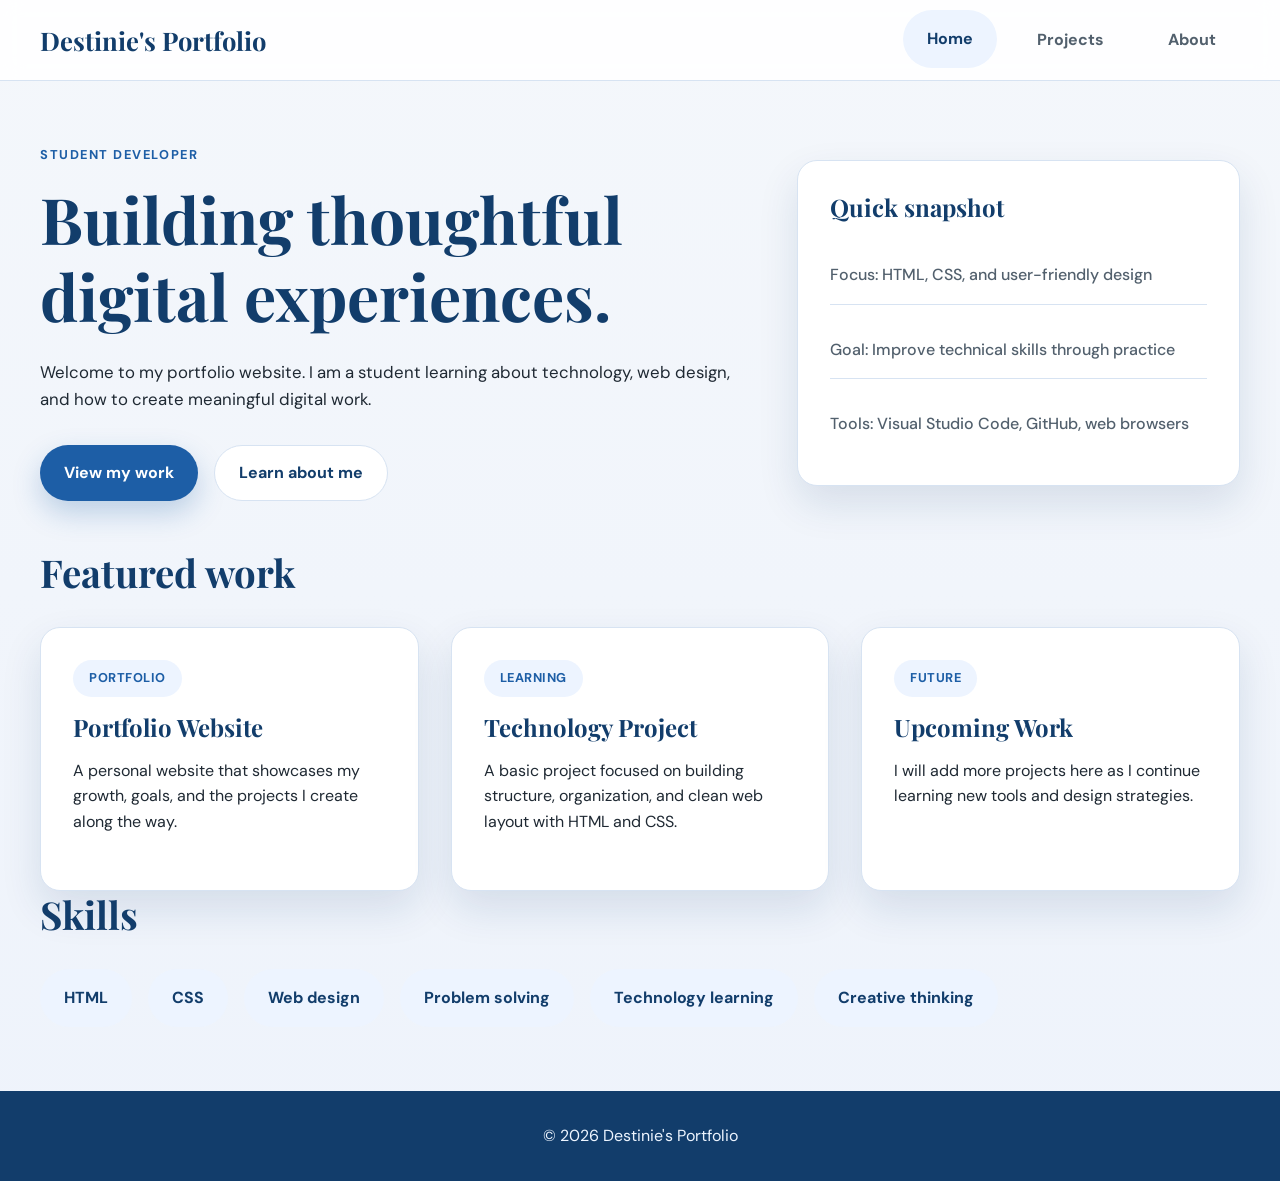
<file: index.html>
<!DOCTYPE html>
<html lang="en">
  <head>
    <meta charset="UTF-8" />
    <meta name="viewport" content="width=device-width, initial-scale=1.0" />
    <title>Home | Destinie's Portfolio</title>
    <link rel="preconnect" href="https://fonts.googleapis.com" />
    <link rel="preconnect" href="https://fonts.gstatic.com" crossorigin />
    <link href="https://fonts.googleapis.com/css2?family=DM+Sans:wght@400;500;700&family=Playfair+Display:wght@600;700&display=swap" rel="stylesheet" />
    <link rel="stylesheet" href="styles.css" />
  </head>
  <body id="home-page">
    <header class="site-header">
      <div class="container header-inner">
        <span class="brand">Destinie's Portfolio</span>
        <nav class="main-nav" aria-label="Main navigation">
          <ul class="nav-list">
            <li><a class="nav-link active" href="index.html">Home</a></li>
            <li><a class="nav-link" href="projects.html">Projects</a></li>
            <li><a class="nav-link" href="about.html">About</a></li>
          </ul>
        </nav>
      </div>
    </header>

    <main class="page-main">
      <section class="container hero">
        <div class="hero-copy">
          <p class="eyebrow">Student developer</p>
          <h1>Building thoughtful digital experiences.</h1>
          <p>
            Welcome to my portfolio website. I am a student learning about technology,
            web design, and how to create meaningful digital work.
          </p>
          <div class="cta-row">
            <a class="button button-primary" href="projects.html">View my work</a>
            <a class="button button-secondary" href="about.html">Learn about me</a>
          </div>
        </div>

        <aside class="card hero-panel">
          <h2>Quick snapshot</h2>
          <ul class="info-list">
            <li>Focus: HTML, CSS, and user-friendly design</li>
            <li>Goal: Improve technical skills through practice</li>
            <li>Tools: Visual Studio Code, GitHub, web browsers</li>
          </ul>
        </aside>
      </section>

      <section class="container">
        <div class="section-header">
          <h2>Featured work</h2>
        </div>

        <div class="project-grid">
          <article class="project-card">
            <span class="project-meta">Portfolio</span>
            <h3>Portfolio Website</h3>
            <p>
              A personal website that showcases my growth, goals, and the projects I
              create along the way.
            </p>
          </article>

          <article class="project-card">
            <span class="project-meta">Learning</span>
            <h3>Technology Project</h3>
            <p>
              A basic project focused on building structure, organization, and clean
              web layout with HTML and CSS.
            </p>
          </article>

          <article class="project-card">
            <span class="project-meta">Future</span>
            <h3>Upcoming Work</h3>
            <p>
              I will add more projects here as I continue learning new tools and
              design strategies.
            </p>
          </article>
        </div>
      </section>

      <section class="container">
        <div class="section-header">
          <h2>Skills</h2>
        </div>
        <ul class="skills" aria-label="Skills list">
          <li>HTML</li>
          <li>CSS</li>
          <li>Web design</li>
          <li>Problem solving</li>
          <li>Technology learning</li>
          <li>Creative thinking</li>
        </ul>
      </section>
    </main>

    <footer class="site-footer">
      <div class="container">
        <p>&copy; 2026 Destinie's Portfolio</p>
      </div>
    </footer>
  </body>
</html>
</file>
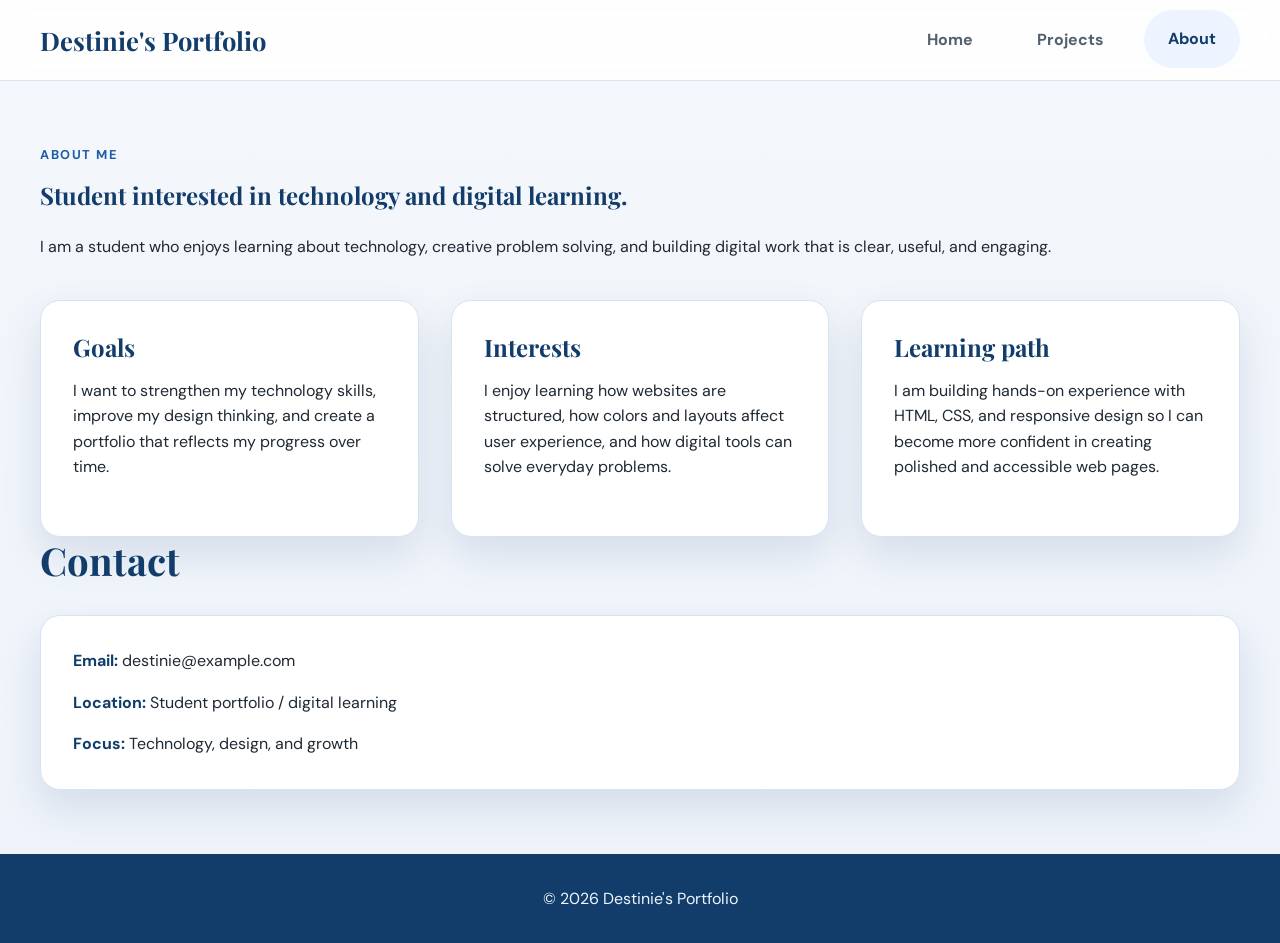
<file: about.html>
<!DOCTYPE html>
<html lang="en">
  <head>
    <meta charset="UTF-8" />
    <meta name="viewport" content="width=device-width, initial-scale=1.0" />
    <title>About | Destinie's Portfolio</title>
    <link rel="preconnect" href="https://fonts.googleapis.com" />
    <link rel="preconnect" href="https://fonts.gstatic.com" crossorigin />
    <link href="https://fonts.googleapis.com/css2?family=DM+Sans:wght@400;500;700&family=Playfair+Display:wght@600;700&display=swap" rel="stylesheet" />
    <link rel="stylesheet" href="styles.css" />
  </head>
  <body id="about-page">
    <header class="site-header">
      <div class="container header-inner">
        <span class="brand">Destinie's Portfolio</span>
        <nav class="main-nav" aria-label="Main navigation">
          <ul class="nav-list">
            <li><a class="nav-link" href="index.html">Home</a></li>
            <li><a class="nav-link" href="projects.html">Projects</a></li>
            <li><a class="nav-link active" href="about.html">About</a></li>
          </ul>
        </nav>
      </div>
    </header>

    <main class="page-main">
      <section class="container">
        <div class="section-header">
          <p class="eyebrow">About me</p>
          <h1>Student interested in technology and digital learning.</h1>
          <p>
            I am a student who enjoys learning about technology, creative problem
            solving, and building digital work that is clear, useful, and engaging.
          </p>
        </div>
      </section>

      <section class="container about-grid">
        <article class="info-panel">
          <h2>Goals</h2>
          <p>
            I want to strengthen my technology skills, improve my design thinking, and
            create a portfolio that reflects my progress over time.
          </p>
        </article>

        <article class="info-panel">
          <h2>Interests</h2>
          <p>
            I enjoy learning how websites are structured, how colors and layouts affect
            user experience, and how digital tools can solve everyday problems.
          </p>
        </article>

        <article class="info-panel">
          <h2>Learning path</h2>
          <p>
            I am building hands-on experience with HTML, CSS, and responsive design so
            I can become more confident in creating polished and accessible web pages.
          </p>
        </article>
      </section>

      <section class="container">
        <div class="section-header">
          <h2>Contact</h2>
        </div>
        <div class="info-panel">
          <ul class="contact-list">
            <li><strong>Email:</strong> destinie@example.com</li>
            <li><strong>Location:</strong> Student portfolio / digital learning</li>
            <li><strong>Focus:</strong> Technology, design, and growth</li>
          </ul>
        </div>
      </section>
    </main>

    <footer class="site-footer">
      <div class="container">
        <p>&copy; 2026 Destinie's Portfolio</p>
      </div>
    </footer>
  </body>
</html>
</file>
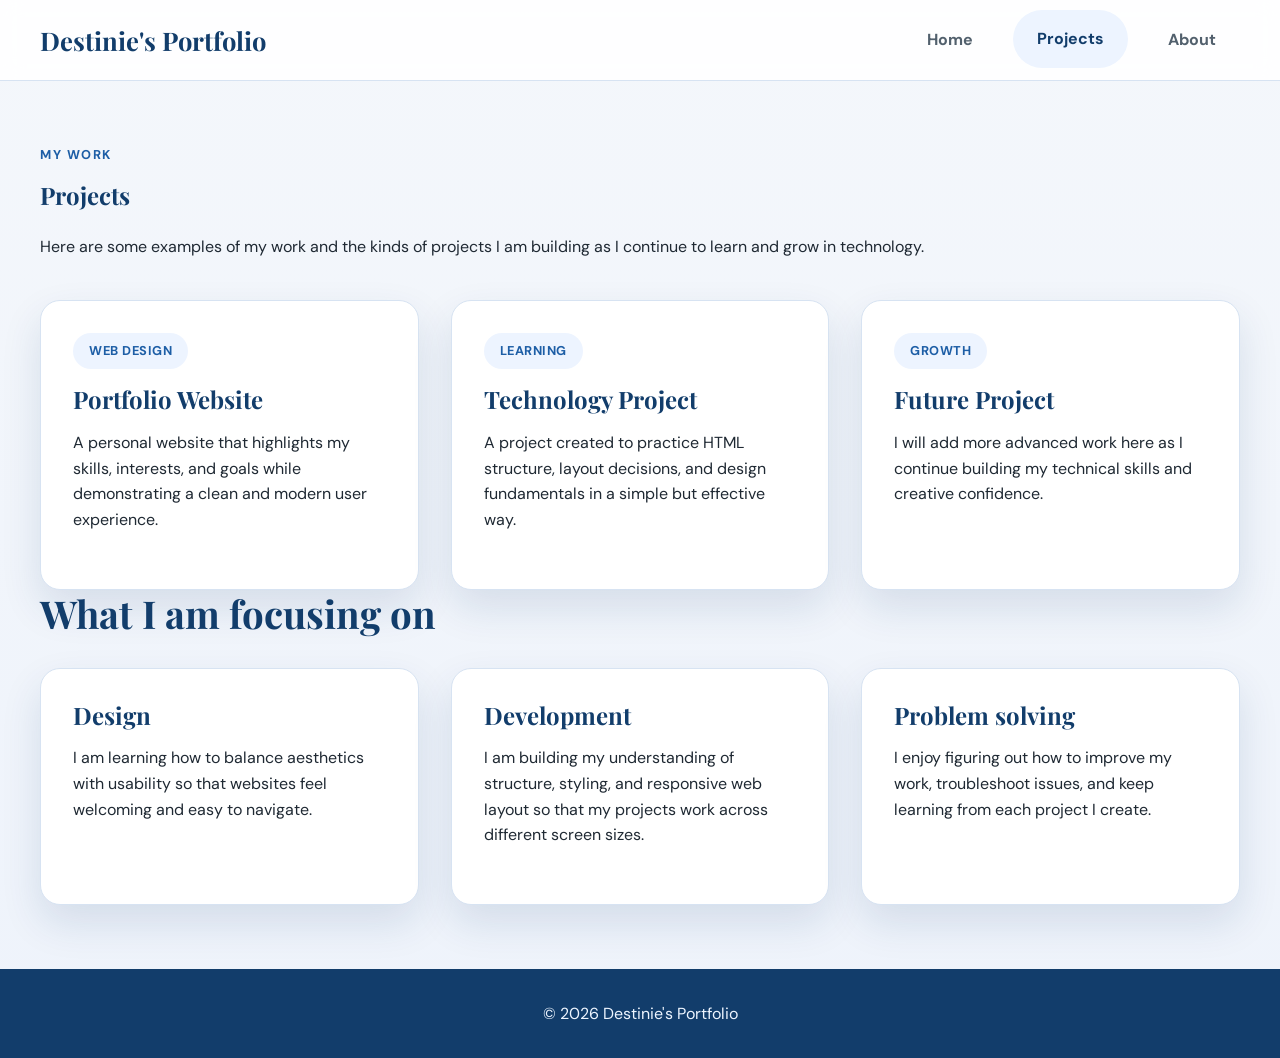
<file: projects.html>
<!DOCTYPE html>
<html lang="en">
  <head>
    <meta charset="UTF-8" />
    <meta name="viewport" content="width=device-width, initial-scale=1.0" />
    <title>Projects | Destinie's Portfolio</title>
    <link rel="preconnect" href="https://fonts.googleapis.com" />
    <link rel="preconnect" href="https://fonts.gstatic.com" crossorigin />
    <link href="https://fonts.googleapis.com/css2?family=DM+Sans:wght@400;500;700&family=Playfair+Display:wght@600;700&display=swap" rel="stylesheet" />
    <link rel="stylesheet" href="styles.css" />
  </head>
  <body id="projects-page">
    <header class="site-header">
      <div class="container header-inner">
        <span class="brand">Destinie's Portfolio</span>
        <nav class="main-nav" aria-label="Main navigation">
          <ul class="nav-list">
            <li><a class="nav-link" href="index.html">Home</a></li>
            <li><a class="nav-link active" href="projects.html">Projects</a></li>
            <li><a class="nav-link" href="about.html">About</a></li>
          </ul>
        </nav>
      </div>
    </header>

    <main class="page-main">
      <section class="container">
        <div class="section-header">
          <p class="eyebrow">My work</p>
          <h1>Projects</h1>
          <p>
            Here are some examples of my work and the kinds of projects I am building
            as I continue to learn and grow in technology.
          </p>
        </div>
      </section>

      <section class="container">
        <div class="project-grid">
          <article class="project-card">
            <span class="project-meta">Web design</span>
            <h2>Portfolio Website</h2>
            <p>
              A personal website that highlights my skills, interests, and goals while
              demonstrating a clean and modern user experience.
            </p>
          </article>

          <article class="project-card">
            <span class="project-meta">Learning</span>
            <h2>Technology Project</h2>
            <p>
              A project created to practice HTML structure, layout decisions, and design
              fundamentals in a simple but effective way.
            </p>
          </article>

          <article class="project-card">
            <span class="project-meta">Growth</span>
            <h2>Future Project</h2>
            <p>
              I will add more advanced work here as I continue building my technical
              skills and creative confidence.
            </p>
          </article>
        </div>
      </section>

      <section class="container">
        <div class="section-header">
          <h2>What I am focusing on</h2>
        </div>
        <div class="about-grid">
          <article class="info-panel">
            <h3>Design</h3>
            <p>
              I am learning how to balance aesthetics with usability so that websites
              feel welcoming and easy to navigate.
            </p>
          </article>

          <article class="info-panel">
            <h3>Development</h3>
            <p>
              I am building my understanding of structure, styling, and responsive web
              layout so that my projects work across different screen sizes.
            </p>
          </article>

          <article class="info-panel">
            <h3>Problem solving</h3>
            <p>
              I enjoy figuring out how to improve my work, troubleshoot issues, and
              keep learning from each project I create.
            </p>
          </article>
        </div>
      </section>
    </main>

    <footer class="site-footer">
      <div class="container">
        <p>&copy; 2026 Destinie's Portfolio</p>
      </div>
    </footer>
  </body>
</html>
</file>
<file: styles.css>
:root {
  --font-body: "DM Sans", "Segoe UI", sans-serif;
  --font-heading: "Playfair Display", Georgia, serif;
  --color-bg: #f4f7fb;
  --color-surface: #ffffff;
  --color-surface-soft: #edf4ff;
  --color-primary: #1d5ea6;
  --color-primary-dark: #123d6b;
  --color-accent: #f4b183;
  --color-text: #1f2933;
  --color-muted: #52606d;
  --color-border: #d7e3f2;
  --color-shadow: rgba(18, 61, 107, 0.12);
  --max-width: 1200px;
  --space-1: 8px;
  --space-2: 16px;
  --space-3: 24px;
  --space-4: 32px;
  --space-5: 40px;
  --space-6: 48px;
  --space-8: 64px;
}

* {
  box-sizing: border-box;
}

html {
  scroll-behavior: smooth;
}

body {
  margin: 0;
  font-family: var(--font-body);
  color: var(--color-text);
  background: linear-gradient(180deg, var(--color-bg) 0%, #eef3fb 100%);
  line-height: 1.6;
}

img {
  max-width: 100%;
  display: block;
}

a {
  color: inherit;
  text-decoration: none;
}

ul {
  list-style: none;
  margin: 0;
  padding: 0;
}

h1,
h2,
h3,
h4 {
  margin: 0 0 var(--space-3);
  font-family: var(--font-heading);
  line-height: 1.2;
  color: var(--color-primary-dark);
}

p {
  margin: 0 0 var(--space-3);
}

.container {
  width: min(100% - var(--space-4), var(--max-width));
  margin: 0 auto;
}

.site-header {
  background: rgba(255, 255, 255, 0.88);
  border-bottom: 1px solid var(--color-border);
  position: sticky;
  top: 0;
  z-index: 10;
  backdrop-filter: blur(10px);
}

.header-inner {
  display: flex;
  align-items: center;
  justify-content: space-between;
  gap: var(--space-3);
  min-height: 80px;
}

.brand {
  font-family: var(--font-heading);
  font-size: clamp(1.4rem, 2vw, 2rem);
  font-weight: 700;
  color: var(--color-primary-dark);
}

.main-nav {
  display: flex;
}

.nav-list {
  display: flex;
  align-items: center;
  gap: var(--space-2);
}

.nav-link {
  display: inline-block;
  padding: var(--space-2) var(--space-3);
  border-radius: 999px;
  font-weight: 700;
  color: var(--color-muted);
  transition: background-color 0.2s ease, color 0.2s ease, transform 0.2s ease;
}

.nav-link:hover,
.nav-link:focus-visible,
.nav-link.active {
  color: var(--color-primary-dark);
  background: var(--color-surface-soft);
  transform: translateY(-1px);
}

.page-main {
  padding: var(--space-8) 0;
}

.hero {
  display: grid;
  grid-template-columns: 1.6fr 1fr;
  gap: var(--space-6);
  align-items: center;
  margin-bottom: var(--space-6);
}

.eyebrow {
  margin-bottom: var(--space-2);
  font-size: 0.8rem;
  letter-spacing: 0.12em;
  text-transform: uppercase;
  font-weight: 700;
  color: var(--color-primary);
}

.hero h1 {
  font-size: clamp(2.5rem, 5vw, 4.2rem);
  margin-bottom: var(--space-3);
}

.hero-copy p:last-of-type {
  font-size: 1.05rem;
  max-width: 60ch;
}

.cta-row {
  display: flex;
  flex-wrap: wrap;
  gap: var(--space-2);
  margin-top: var(--space-4);
}

.button {
  display: inline-flex;
  align-items: center;
  justify-content: center;
  padding: 0.9rem 1.5rem;
  border-radius: 999px;
  font-weight: 700;
  transition: transform 0.2s ease, box-shadow 0.2s ease;
}

.button:hover,
.button:focus-visible {
  transform: translateY(-2px);
}

.button-primary {
  background: var(--color-primary);
  color: #fff;
  box-shadow: 0 12px 28px rgba(29, 94, 166, 0.25);
}

.button-secondary {
  background: var(--color-surface);
  border: 1px solid var(--color-border);
  color: var(--color-primary-dark);
}

.card,
.project-card,
.info-panel {
  background: var(--color-surface);
  border: 1px solid var(--color-border);
  border-radius: 20px;
  box-shadow: 0 18px 40px var(--color-shadow);
}

.hero-panel {
  padding: var(--space-4);
}

.hero-panel h2 {
  font-size: 1.5rem;
}

.info-list {
  display: grid;
  gap: var(--space-2);
}

.info-list li {
  padding: var(--space-2) 0;
  border-bottom: 1px solid var(--color-border);
  font-weight: 500;
  color: var(--color-muted);
}

.info-list li:last-child {
  border-bottom: none;
}

.section-header {
  margin-bottom: var(--space-4);
}

.section-header h2 {
  font-size: clamp(2rem, 3vw, 2.8rem);
}

.project-grid,
.about-grid {
  display: grid;
  grid-template-columns: repeat(3, minmax(0, 1fr));
  gap: var(--space-4);
}

.project-card,
.info-panel {
  padding: var(--space-4);
}

.project-card h2,
.project-card h3,
.info-panel h2,
.info-panel h3 {
  font-size: 1.5rem;
  margin-bottom: var(--space-2);
}

.project-meta {
  display: inline-flex;
  align-items: center;
  padding: var(--space-1) var(--space-2);
  margin-bottom: var(--space-2);
  border-radius: 999px;
  background: var(--color-surface-soft);
  color: var(--color-primary);
  font-size: 0.8rem;
  font-weight: 700;
  letter-spacing: 0.04em;
  text-transform: uppercase;
}

.skills {
  display: flex;
  flex-wrap: wrap;
  gap: var(--space-2);
  margin-top: var(--space-4);
}

.skills li {
  padding: var(--space-2) var(--space-3);
  background: var(--color-surface-soft);
  color: var(--color-primary-dark);
  font-weight: 700;
  border-radius: 999px;
}

.contact-list {
  display: grid;
  gap: var(--space-2);
}

.contact-list strong {
  color: var(--color-primary-dark);
}

#about-page .about-grid,
#projects-page .project-grid {
  margin-top: var(--space-5);
}

.site-footer {
  background: var(--color-primary-dark);
  color: #edf5ff;
  padding: var(--space-4) 0;
  text-align: center;
}

.site-footer p {
  margin: 0;
}

@media (max-width: 900px) {
  .hero,
  .project-grid,
  .about-grid {
    grid-template-columns: 1fr;
  }

  .hero {
    gap: var(--space-4);
  }
}

@media (max-width: 620px) {
  .header-inner {
    flex-direction: column;
    justify-content: center;
    padding: var(--space-3) 0;
  }

  .main-nav,
  .nav-list {
    width: 100%;
  }

  .nav-list {
    justify-content: center;
    flex-wrap: wrap;
  }

  .nav-link {
    padding: var(--space-2) var(--space-3);
    min-width: 90px;
    text-align: center;
  }

  .page-main {
    padding-top: var(--space-5);
  }

  .cta-row {
    flex-direction: column;
    align-items: stretch;
  }

  .button {
    width: 100%;
  }
}
</file>
